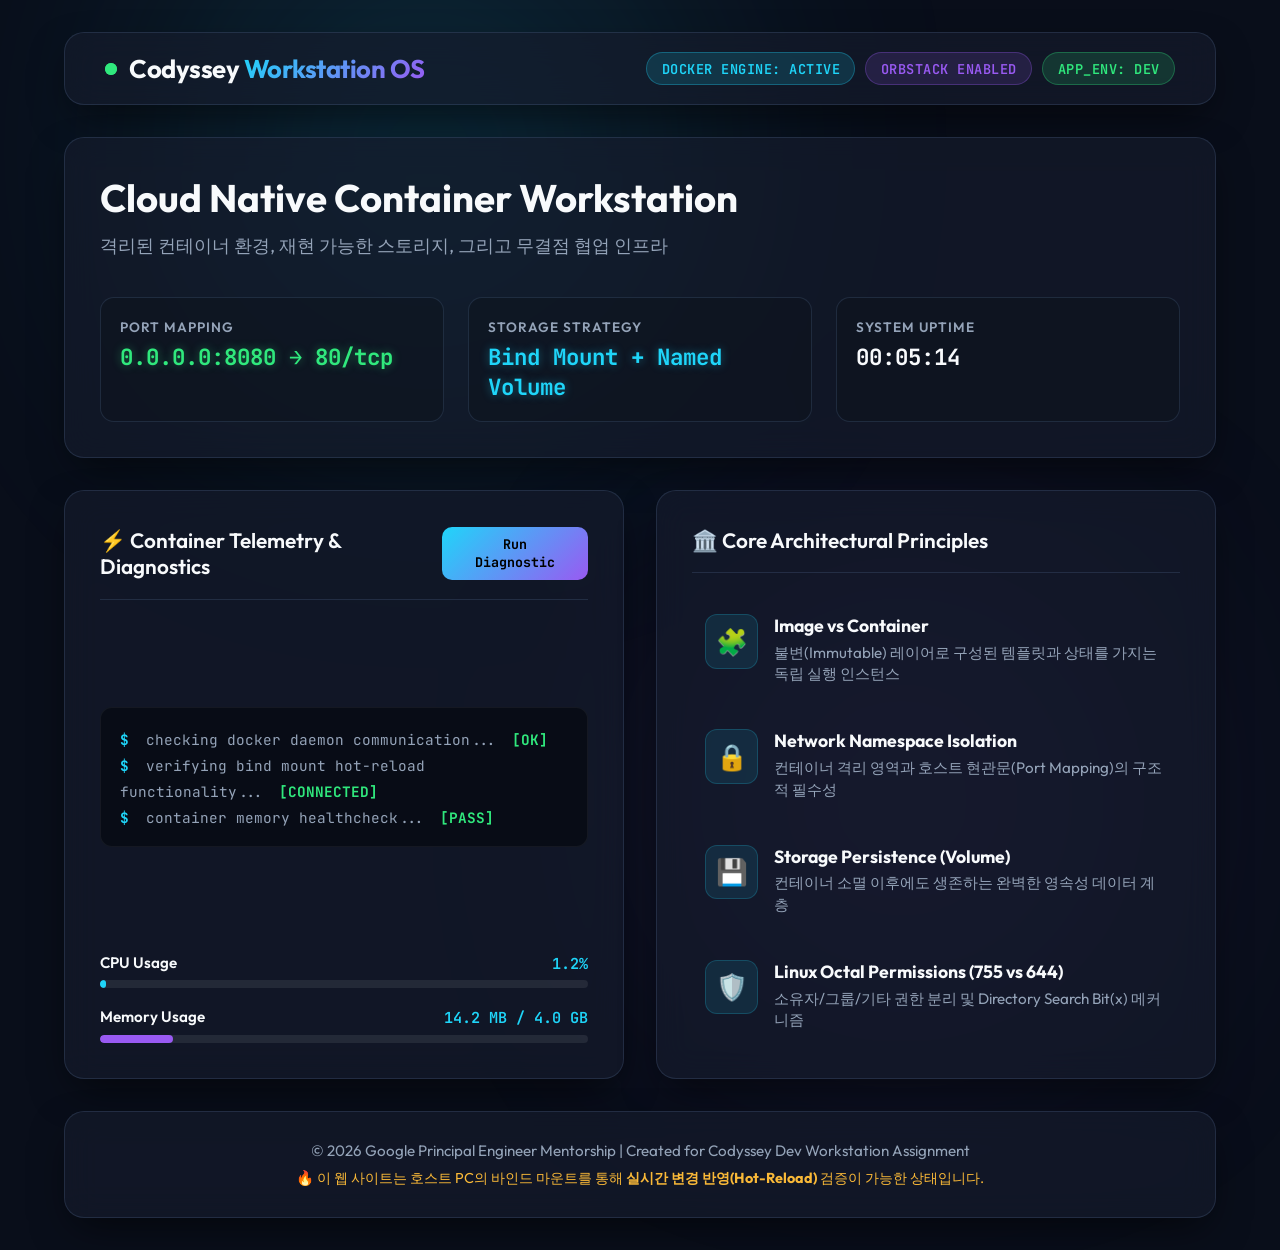
<file: app/index.html>
<!DOCTYPE html>
<html lang="ko">
<head>
    <meta charset="UTF-8">
    <meta name="viewport" content="width=device-width, initial-scale=1.0">
    <meta name="description" content="Google Principal Engineer Mentorship - Cloud Native Dev Workstation Control Dashboard built with Docker & OrbStack">
    <title>Codyssey Dev Workstation | Cloud Control Center</title>
    <link rel="preconnect" href="https://fonts.googleapis.com">
    <link rel="preconnect" href="https://fonts.gstatic.com" crossorigin>
    <link href="https://fonts.googleapis.com/css2?family=Outfit:wght@300;400;600;700&family=JetBrains+Mono:wght@400;600&display=swap" rel="stylesheet">
    <link rel="stylesheet" href="style.css">
</head>
<body>
    <div class="bg-glow bg-glow-primary"></div>
    <div class="bg-glow bg-glow-secondary"></div>

    <header class="navbar glass-card">
        <div class="logo-container">
            <span class="pulse-indicator online"></span>
            <h1 class="logo-text">Codyssey <span class="accent-text">Workstation OS</span></h1>
        </div>
        <div class="meta-badges">
            <span class="badge badge-docker">Docker Engine: Active</span>
            <span class="badge badge-orbstack">OrbStack Enabled</span>
            <span class="badge badge-env" id="env-badge">APP_ENV: DEV</span>
        </div>
    </header>

    <main class="dashboard-grid">
        <!-- Status & Architecture Overview Card -->
        <section class="card glass-card span-2 hero-section" id="architecture-card">
            <div class="hero-header">
                <h2>Cloud Native Container Workstation</h2>
                <p class="subtitle">격리된 컨테이너 환경, 재현 가능한 스토리지, 그리고 무결점 협업 인프라</p>
            </div>
            <div class="status-indicators">
                <div class="stat-box">
                    <span class="stat-label">Port Mapping</span>
                    <span class="stat-value text-glow-green" id="active-port">0.0.0.0:8080 &rarr; 80/tcp</span>
                </div>
                <div class="stat-box">
                    <span class="stat-label">Storage Strategy</span>
                    <span class="stat-value text-glow-blue">Bind Mount + Named Volume</span>
                </div>
                <div class="stat-box">
                    <span class="stat-label">System Uptime</span>
                    <span class="stat-value font-mono" id="uptime-counter">00:00:00</span>
                </div>
            </div>
        </section>

        <!-- Container Telemetry Card -->
        <section class="card glass-card interactive-card" id="telemetry-card">
            <div class="card-header">
                <h3>⚡ Container Telemetry & Diagnostics</h3>
                <button class="action-btn" id="refresh-btn">Run Diagnostic</button>
            </div>
            <div class="terminal-box" id="diagnostic-log">
                <div class="terminal-line"><span class="prompt">$</span> checking docker daemon communication... <span class="status-ok">[OK]</span></div>
                <div class="terminal-line"><span class="prompt">$</span> verifying bind mount hot-reload functionality... <span class="status-ok">[CONNECTED]</span></div>
                <div class="terminal-line"><span class="prompt">$</span> container memory healthcheck... <span class="status-ok">[PASS]</span></div>
            </div>
            <div class="live-metrics">
                <div class="meter-group">
                    <label>CPU Usage <span class="meter-val" id="cpu-val">1.2%</span></label>
                    <div class="progress-bar"><div class="progress-fill" style="width: 1.2%; background: var(--primary-accent);"></div></div>
                </div>
                <div class="meter-group">
                    <label>Memory Usage <span class="meter-val">14.2 MB / 4.0 GB</span></label>
                    <div class="progress-bar"><div class="progress-fill" style="width: 15%; background: var(--secondary-accent);"></div></div>
                </div>
            </div>
        </section>

        <!-- Theory & Principles Checklist -->
        <section class="card glass-card" id="principles-card">
            <div class="card-header">
                <h3>🏛️ Core Architectural Principles</h3>
            </div>
            <ul class="principles-list">
                <li class="principle-item" data-topic="image-vs-container">
                    <div class="item-icon">🧩</div>
                    <div class="item-text">
                        <strong>Image vs Container</strong>
                        <p>불변(Immutable) 레이어로 구성된 템플릿과 상태를 가지는 독립 실행 인스턴스</p>
                    </div>
                </li>
                <li class="principle-item" data-topic="network-isolation">
                    <div class="item-icon">🔒</div>
                    <div class="item-text">
                        <strong>Network Namespace Isolation</strong>
                        <p>컨테이너 격리 영역과 호스트 현관문(Port Mapping)의 구조적 필수성</p>
                    </div>
                </li>
                <li class="principle-item" data-topic="data-persistence">
                    <div class="item-icon">💾</div>
                    <div class="item-text">
                        <strong>Storage Persistence (Volume)</strong>
                        <p>컨테이너 소멸 이후에도 생존하는 완벽한 영속성 데이터 계층</p>
                    </div>
                </li>
                <li class="principle-item" data-topic="linux-permissions">
                    <div class="item-icon">🛡️</div>
                    <div class="item-text">
                        <strong>Linux Octal Permissions (755 vs 644)</strong>
                        <p>소유자/그룹/기타 권한 분리 및 Directory Search Bit(x) 메커니즘</p>
                    </div>
                </li>
            </ul>
        </section>
    </main>

    <footer class="footer glass-card">
        <p>© 2026 Google Principal Engineer Mentorship | Created for Codyssey Dev Workstation Assignment</p>
        <p class="verification-note">🔥 이 웹 사이트는 호스트 PC의 바인드 마운트를 통해 <strong>실시간 변경 반영(Hot-Reload)</strong> 검증이 가능한 상태입니다.</p>
    </footer>

    <script src="app.js"></script>
</body>
</html>
</file>
<file: app/style.css>
:root {
    --bg-dark: hsl(222, 47%, 7%);
    --bg-card: hsla(220, 35%, 13%, 0.65);
    --border-glass: hsla(215, 60%, 70%, 0.15);
    --primary-accent: hsl(190, 95%, 55%);
    --secondary-accent: hsl(265, 85%, 65%);
    --text-main: hsl(210, 40%, 98%);
    --text-muted: hsl(215, 20%, 65%);
    --success-green: hsl(145, 80%, 55%);
    --warning-yellow: hsl(40, 95%, 60%);
    --font-sans: 'Outfit', sans-serif;
    --font-mono: 'JetBrains Mono', monospace;
    --card-shadow: 0 16px 40px -10px rgba(0, 0, 0, 0.6);
}

* {
    box-sizing: border-box;
    margin: 0;
    padding: 0;
}

body {
    background-color: var(--bg-dark);
    color: var(--text-main);
    font-family: var(--font-sans);
    min-height: 100vh;
    padding: 2rem 5%;
    position: relative;
    overflow-x: hidden;
    display: flex;
    flex-direction: column;
    gap: 2rem;
}

.bg-glow {
    position: fixed;
    border-radius: 50%;
    filter: blur(140px);
    z-index: -1;
    pointer-events: none;
    opacity: 0.35;
    animation: floatGlow 12s ease-in-out infinite alternate;
}

.bg-glow-primary {
    top: -150px;
    left: 10%;
    width: 600px;
    height: 600px;
    background: radial-gradient(circle, var(--primary-accent), transparent 70%);
}

.bg-glow-secondary {
    bottom: -150px;
    right: 10%;
    width: 500px;
    height: 500px;
    background: radial-gradient(circle, var(--secondary-accent), transparent 70%);
    animation-delay: -6s;
}

@keyframes floatGlow {
    0% { transform: translate(0, 0) scale(1); }
    100% { transform: translate(30px, 40px) scale(1.1); }
}

.glass-card {
    background: var(--bg-card);
    backdrop-filter: blur(16px);
    -webkit-backdrop-filter: blur(16px);
    border: 1px solid var(--border-glass);
    border-radius: 20px;
    box-shadow: var(--card-shadow);
    transition: transform 0.3s ease, border-color 0.3s ease, box-shadow 0.3s ease;
}

.glass-card:hover {
    border-color: hsla(190, 95%, 55%, 0.35);
    box-shadow: 0 20px 50px -10px rgba(0, 240, 255, 0.15);
}

.navbar {
    display: flex;
    justify-content: space-between;
    align-items: center;
    padding: 1.2rem 2.5rem;
    flex-wrap: wrap;
    gap: 1rem;
}

.logo-container {
    display: flex;
    align-items: center;
    gap: 12px;
}

.pulse-indicator {
    width: 12px;
    height: 12px;
    border-radius: 50%;
    position: relative;
    background-color: var(--success-green);
}

.pulse-indicator::after {
    content: '';
    position: absolute;
    width: 100%;
    height: 100%;
    top: 0;
    left: 0;
    border-radius: 50%;
    background-color: var(--success-green);
    animation: pulse 2s infinite;
}

@keyframes pulse {
    0% { transform: scale(1); opacity: 0.8; }
    100% { transform: scale(2.6); opacity: 0; }
}

.logo-text {
    font-size: 1.6rem;
    font-weight: 700;
    letter-spacing: -0.5px;
}

.accent-text {
    background: linear-gradient(135deg, var(--primary-accent), var(--secondary-accent));
    -webkit-background-clip: text;
    -webkit-text-fill-color: transparent;
}

.meta-badges {
    display: flex;
    gap: 10px;
    flex-wrap: wrap;
}

.badge {
    padding: 0.4rem 0.9rem;
    border-radius: 30px;
    font-size: 0.85rem;
    font-weight: 600;
    letter-spacing: 0.5px;
    text-transform: uppercase;
    font-family: var(--font-mono);
}

.badge-docker {
    background: hsla(190, 95%, 55%, 0.15);
    color: var(--primary-accent);
    border: 1px solid hsla(190, 95%, 55%, 0.3);
}

.badge-orbstack {
    background: hsla(265, 85%, 65%, 0.15);
    color: var(--secondary-accent);
    border: 1px solid hsla(265, 85%, 65%, 0.3);
}

.badge-env {
    background: hsla(145, 80%, 55%, 0.15);
    color: var(--success-green);
    border: 1px solid hsla(145, 80%, 55%, 0.3);
}

.dashboard-grid {
    display: grid;
    grid-template-columns: repeat(auto-fit, minmax(400px, 1fr));
    gap: 2rem;
    align-items: stretch;
}

.span-2 {
    grid-column: 1 / -1;
}

.card {
    padding: 2.2rem;
    display: flex;
    flex-direction: column;
    justify-content: space-between;
    gap: 1.8rem;
}

.hero-header h2 {
    font-size: 2.4rem;
    font-weight: 700;
    margin-bottom: 0.6rem;
}

.subtitle {
    color: var(--text-muted);
    font-size: 1.15rem;
    line-height: 1.6;
}

.status-indicators {
    display: grid;
    grid-template-columns: repeat(auto-fit, minmax(220px, 1fr));
    gap: 1.5rem;
    margin-top: 0.5rem;
}

.stat-box {
    background: hsla(220, 35%, 8%, 0.5);
    padding: 1.2rem;
    border-radius: 14px;
    border: 1px solid var(--border-glass);
    display: flex;
    flex-direction: column;
    gap: 0.4rem;
}

.stat-label {
    font-size: 0.85rem;
    color: var(--text-muted);
    text-transform: uppercase;
    font-weight: 600;
    letter-spacing: 1px;
}

.stat-value {
    font-size: 1.4rem;
    font-weight: 700;
    font-family: var(--font-mono);
}

.text-glow-green {
    color: var(--success-green);
    text-shadow: 0 0 10px hsla(145, 80%, 55%, 0.4);
}

.text-glow-blue {
    color: var(--primary-accent);
    text-shadow: 0 0 10px hsla(190, 95%, 55%, 0.4);
}

.card-header {
    display: flex;
    justify-content: space-between;
    align-items: center;
    border-bottom: 1px solid var(--border-glass);
    padding-bottom: 1.2rem;
}

.card-header h3 {
    font-size: 1.3rem;
    font-weight: 600;
}

.action-btn {
    background: linear-gradient(135deg, var(--primary-accent), var(--secondary-accent));
    color: #000;
    font-weight: 700;
    border: none;
    padding: 0.55rem 1.2rem;
    border-radius: 10px;
    cursor: pointer;
    font-family: var(--font-mono);
    transition: opacity 0.2s, transform 0.2s;
}

.action-btn:hover {
    opacity: 0.9;
    transform: translateY(-2px);
}

.terminal-box {
    background: rgba(8, 12, 20, 0.85);
    border-radius: 12px;
    padding: 1.2rem;
    font-family: var(--font-mono);
    font-size: 0.9rem;
    line-height: 1.8;
    color: var(--text-muted);
    border: 1px solid rgba(255, 255, 255, 0.05);
    height: 140px;
    overflow-y: auto;
}

.terminal-line .prompt {
    color: var(--primary-accent);
    margin-right: 8px;
    font-weight: 700;
}

.status-ok {
    color: var(--success-green);
    font-weight: 700;
    margin-left: 6px;
}

.live-metrics {
    display: flex;
    flex-direction: column;
    gap: 1.2rem;
}

.meter-group label {
    display: flex;
    justify-content: space-between;
    font-size: 0.95rem;
    font-weight: 600;
    margin-bottom: 0.4rem;
}

.meter-val {
    font-family: var(--font-mono);
    color: var(--primary-accent);
}

.progress-bar {
    background: rgba(255, 255, 255, 0.08);
    height: 8px;
    border-radius: 10px;
    overflow: hidden;
}

.progress-fill {
    height: 100%;
    border-radius: 10px;
    transition: width 0.6s cubic-bezier(0.4, 0, 0.2, 1);
}

.principles-list {
    list-style: none;
    display: flex;
    flex-direction: column;
    gap: 1.2rem;
}

.principle-item {
    display: flex;
    gap: 1rem;
    align-items: flex-start;
    padding: 0.8rem;
    border-radius: 12px;
    transition: background-color 0.2s;
    cursor: default;
}

.principle-item:hover {
    background: hsla(215, 60%, 70%, 0.08);
}

.item-icon {
    font-size: 1.6rem;
    background: hsla(190, 95%, 55%, 0.1);
    padding: 0.6rem;
    border-radius: 12px;
    border: 1px solid hsla(190, 95%, 55%, 0.2);
}

.item-text strong {
    font-size: 1.1rem;
    color: var(--text-main);
    display: block;
    margin-bottom: 0.3rem;
}

.item-text p {
    font-size: 0.95rem;
    color: var(--text-muted);
    line-height: 1.4;
}

.footer {
    text-align: center;
    padding: 1.8rem;
    font-size: 0.95rem;
    color: var(--text-muted);
    display: flex;
    flex-direction: column;
    gap: 0.6rem;
}

.verification-note {
    color: var(--warning-yellow);
    font-size: 0.9rem;
}

@media (max-width: 768px) {
    body { padding: 1rem 3%; }
    .dashboard-grid { grid-template-columns: 1fr; }
    .navbar { flex-direction: column; text-align: center; }
}
</file>
